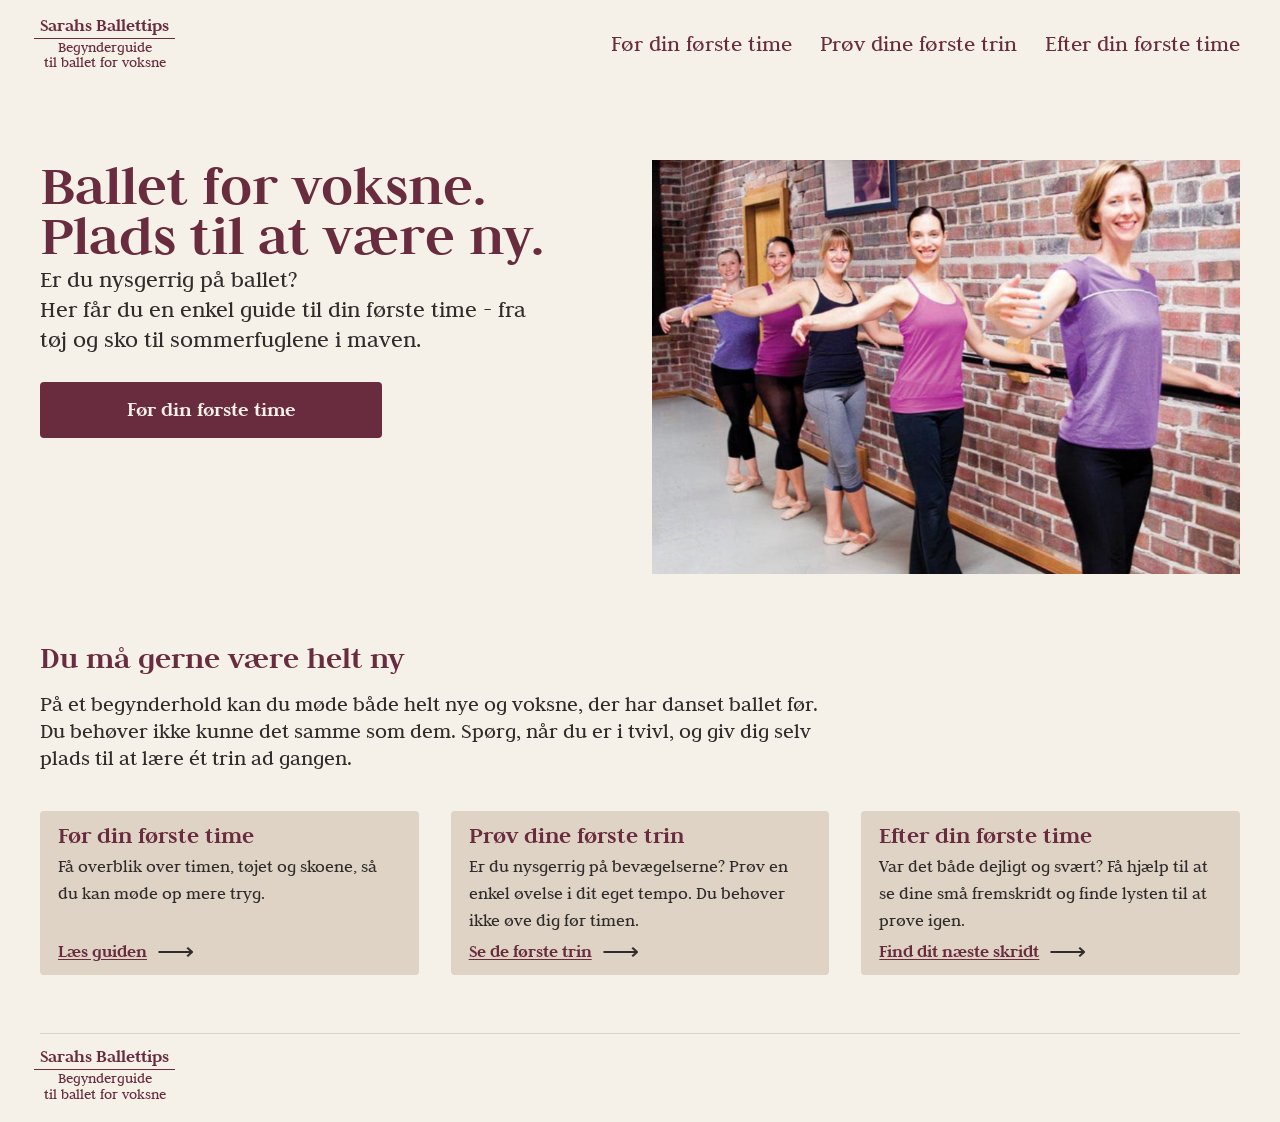
<file: index.html>
<!doctype html>
<html lang="da">
  <head>
    <meta charset="utf-8">
    <meta name="viewport" content="width=device-width, initial-scale=1">
    <meta name="description" content="En rolig begynderguide til voksne, der vil prøve ballet for første gang.">
    <title>Sarahs Ballettips – Ballet for voksne</title>
    <link rel="stylesheet" href="styles.css">
    <script src="menu.js" defer></script>
  </head>
  <body>
    <header class="site-header page-width">
      <a class="brand" href="index.html" aria-label="Sarahs Ballettips – Forside">
        <span class="brand-name">Sarahs Ballettips</span>
        <span class="brand-description">Begynderguide<br>til ballet for voksne</span>
      </a>

      <nav class="desktop-navigation" aria-label="Hovednavigation">
        <a href="before-class.html">Før din første time</a>
        <a href="first-steps.html">Prøv dine første trin</a>
        <a href="after-class.html">Efter din første time</a>
      </nav>

      <button class="menu-open" type="button" aria-controls="mobile-menu" aria-expanded="false">
        Menu
      </button>
    </header>

    <dialog class="mobile-menu" id="mobile-menu" aria-label="Mobilnavigation">
      <nav aria-label="Mobil navigation">
        <button class="menu-close" type="button">Luk ×</button>
        <ul>
          <li><a href="index.html" aria-current="page">Forside</a></li>
          <li><a href="before-class.html">Før din første time</a></li>
          <li><a href="first-steps.html">Prøv dine første trin</a></li>
          <li><a href="after-class.html">Efter din første time</a></li>
        </ul>
      </nav>
    </dialog>

    <main>
      <div class="page-width">
        <section class="hero" aria-labelledby="page-title">
          <div class="hero-copy">
            <h1 id="page-title">Ballet for voksne.<br>Plads til at være ny.</h1>
            <p class="hero-intro">Er du nysgerrig på ballet?<br>Her får du en enkel guide til din første time - fra tøj og sko til sommerfuglene i maven.</p>
            <a class="primary-link" href="before-class.html">Før din første time</a>
          </div>
          <div class="hero-media">
            <img
              class="hero-image"
              src="images/adult-ballet-class.png"
              alt="Fem voksne kvinder øver ballet ved barren og smiler."
              width="1614"
              height="1408"
            >
          </div>
        </section>

        <section class="welcome" aria-labelledby="welcome-title">
          <h2 id="welcome-title">Du må gerne være helt ny</h2>
          <p>På et begynderhold kan du møde både helt nye og voksne, der har danset ballet før. Du behøver ikke kunne det samme som dem. Spørg, når du er i tvivl, og giv dig selv plads til at lære ét trin ad gangen.</p>
        </section>

        <nav class="guide-cards" aria-label="Læs begynderguidens afsnit">
          <a class="guide-card" href="before-class.html">
            <h3>Før din første time</h3>
            <p>Få overblik over timen, tøjet og skoene, så du kan møde op mere tryg.</p>
            <span class="card-link"><span class="card-link-label">Læs guiden</span><span class="arrow" aria-hidden="true">⟶</span></span>
          </a>

          <a class="guide-card" href="first-steps.html">
            <h3>Prøv dine første trin</h3>
            <p>Er du nysgerrig på bevægelserne? Prøv en enkel øvelse i dit eget tempo. Du behøver ikke øve dig før timen.</p>
            <span class="card-link"><span class="card-link-label">Se de første trin</span><span class="arrow" aria-hidden="true">⟶</span></span>
          </a>

          <a class="guide-card" href="after-class.html">
            <h3>Efter din første time</h3>
            <p>Var det både dejligt og svært? Få hjælp til at se dine små fremskridt og finde lysten til at prøve igen.</p>
            <span class="card-link"><span class="card-link-label">Find dit næste skridt</span><span class="arrow" aria-hidden="true">⟶</span></span>
          </a>
        </nav>
      </div>
    </main>

    <footer class="site-footer page-width">
      <a class="brand" href="index.html" aria-label="Sarahs Ballettips – Forside">
        <span class="brand-name">Sarahs Ballettips</span>
        <span class="brand-description">Begynderguide<br>til ballet for voksne</span>
      </a>
    </footer>
  </body>
</html>
</file>
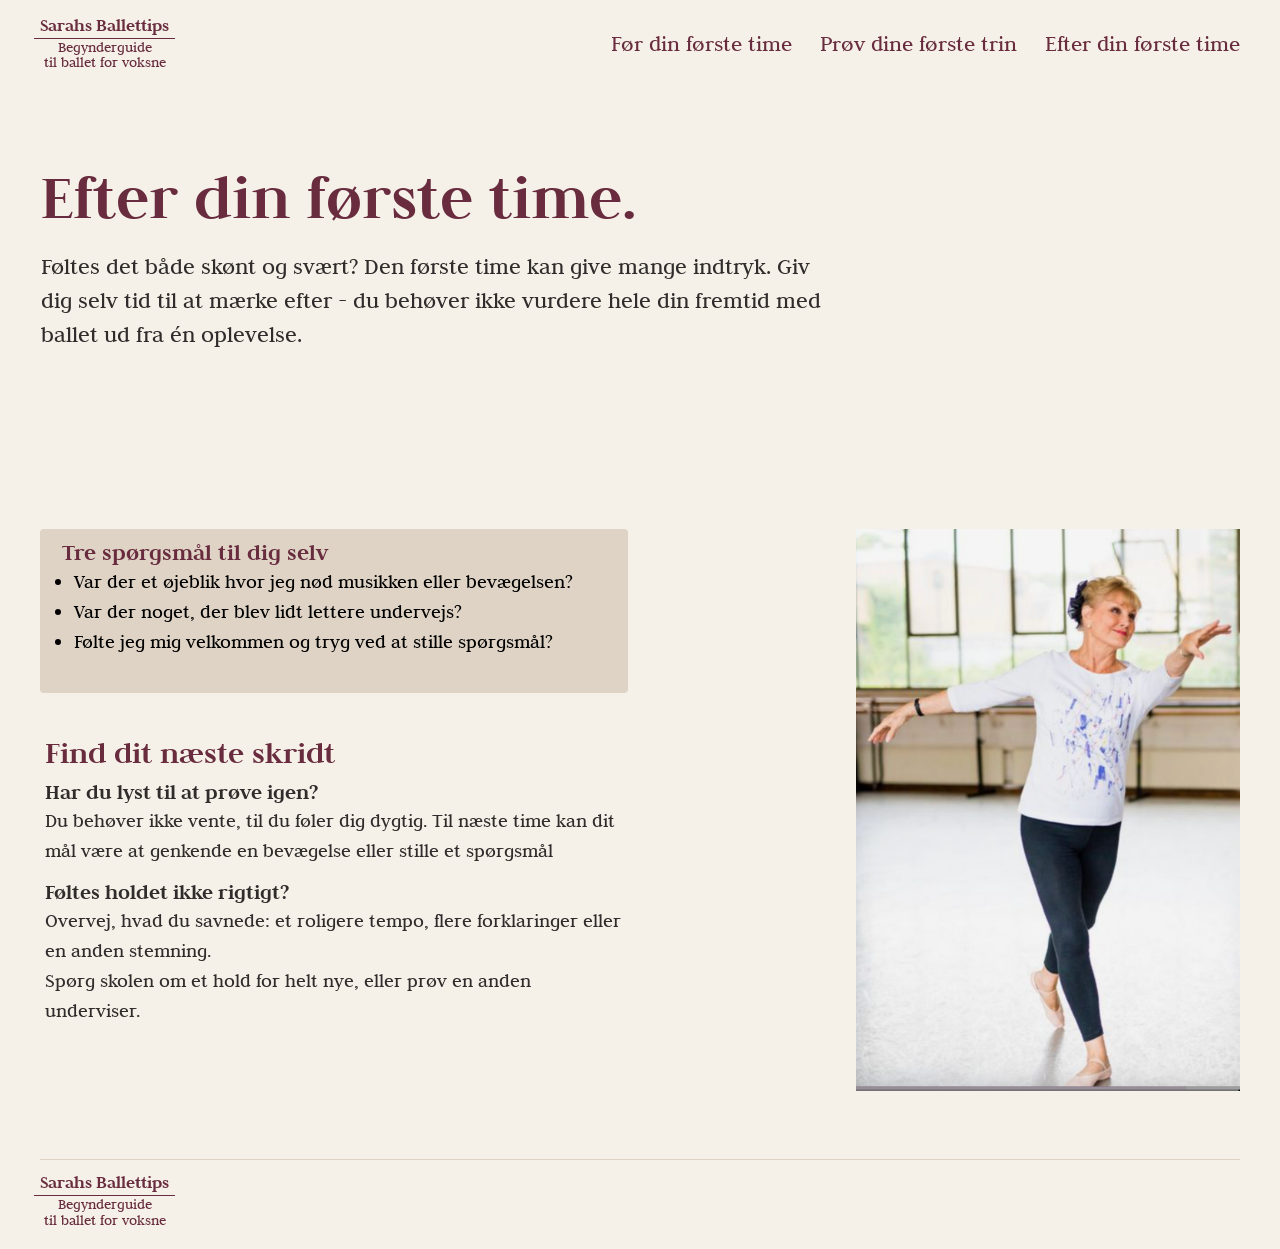
<file: after-class.html>
<!doctype html>
<html lang="da">
  <head>
    <meta charset="utf-8">
    <meta name="viewport" content="width=device-width, initial-scale=1">
    <meta name="description" content="Giv dig selv tid til at mærke efter efter din første ballettime, og find dit næste skridt.">
    <title>Efter din første time – Sarahs Ballettips</title>
    <link rel="stylesheet" href="styles.css">
    <script src="menu.js" defer></script>
  </head>
  <body>
    <header class="site-header page-width">
      <a class="brand" href="index.html" aria-label="Sarahs Ballettips – Forside">
        <span class="brand-name">Sarahs Ballettips</span>
        <span class="brand-description">Begynderguide<br>til ballet for voksne</span>
      </a>

      <nav class="desktop-navigation" aria-label="Hovednavigation">
        <a href="before-class.html">Før din første time</a>
        <a href="first-steps.html">Prøv dine første trin</a>
        <a href="after-class.html" aria-current="page">Efter din første time</a>
      </nav>

      <button class="menu-open" type="button" aria-controls="mobile-menu" aria-expanded="false">
        Menu
      </button>
    </header>

    <dialog class="mobile-menu" id="mobile-menu" aria-label="Mobilnavigation">
      <nav aria-label="Mobil navigation">
        <button class="menu-close" type="button">Luk ×</button>
        <ul>
          <li><a href="index.html">Forside</a></li>
          <li><a href="before-class.html">Før din første time</a></li>
          <li><a href="first-steps.html">Prøv dine første trin</a></li>
          <li><a href="after-class.html" aria-current="page">Efter din første time</a></li>
        </ul>
      </nav>
    </dialog>

    <main class="after-class-page">
      <div class="page-width">
        <header class="after-class-heading">
          <h1>Efter din første time.</h1>
          <p>Føltes det både skønt og svært? Den første time kan give mange indtryk. Giv dig selv tid til at mærke efter - du behøver ikke vurdere hele din fremtid med ballet ud fra én oplevelse.</p>
        </header>

        <section class="after-class-layout" aria-label="Refleksion og næste skridt">
          <div class="after-class-copy">
            <section class="reflection-card" aria-labelledby="reflection-title">
              <h2 id="reflection-title">Tre spørgsmål til dig selv</h2>
              <ul>
                <li>Var der et øjeblik hvor jeg nød musikken eller bevægelsen?</li>
                <li>Var der noget, der blev lidt lettere undervejs?</li>
                <li>Følte jeg mig velkommen og tryg ved at stille spørgsmål?</li>
              </ul>
            </section>

            <section class="next-step-section" aria-labelledby="next-step-title">
              <h2 id="next-step-title">Find dit næste skridt</h2>
              <div class="next-step-option">
                <h3>Har du lyst til at prøve igen?</h3>
                <p>Du behøver ikke vente, til du føler dig dygtig. Til næste time kan dit mål være at genkende en bevægelse eller stille et spørgsmål</p>
              </div>
              <div class="next-step-option">
                <h3>Føltes holdet ikke rigtigt?</h3>
                <p>Overvej, hvad du savnede: et roligere tempo, flere forklaringer eller en anden stemning.</p>
                <p>Spørg skolen om et hold for helt nye, eller prøv en anden underviser.</p>
              </div>
            </section>
          </div>

          <figure class="after-class-photo">
            <img
              src="images/after-class-ballet-pose.png"
              alt="En voksen kvinde øver ballet med begge arme løftede."
              width="1000"
              height="1464"
            >
          </figure>
        </section>
      </div>
    </main>

    <footer class="site-footer page-width after-class-footer">
      <a class="brand" href="index.html" aria-label="Sarahs Ballettips – Forside">
        <span class="brand-name">Sarahs Ballettips</span>
        <span class="brand-description">Begynderguide<br>til ballet for voksne</span>
      </a>
    </footer>
  </body>
</html>
</file>
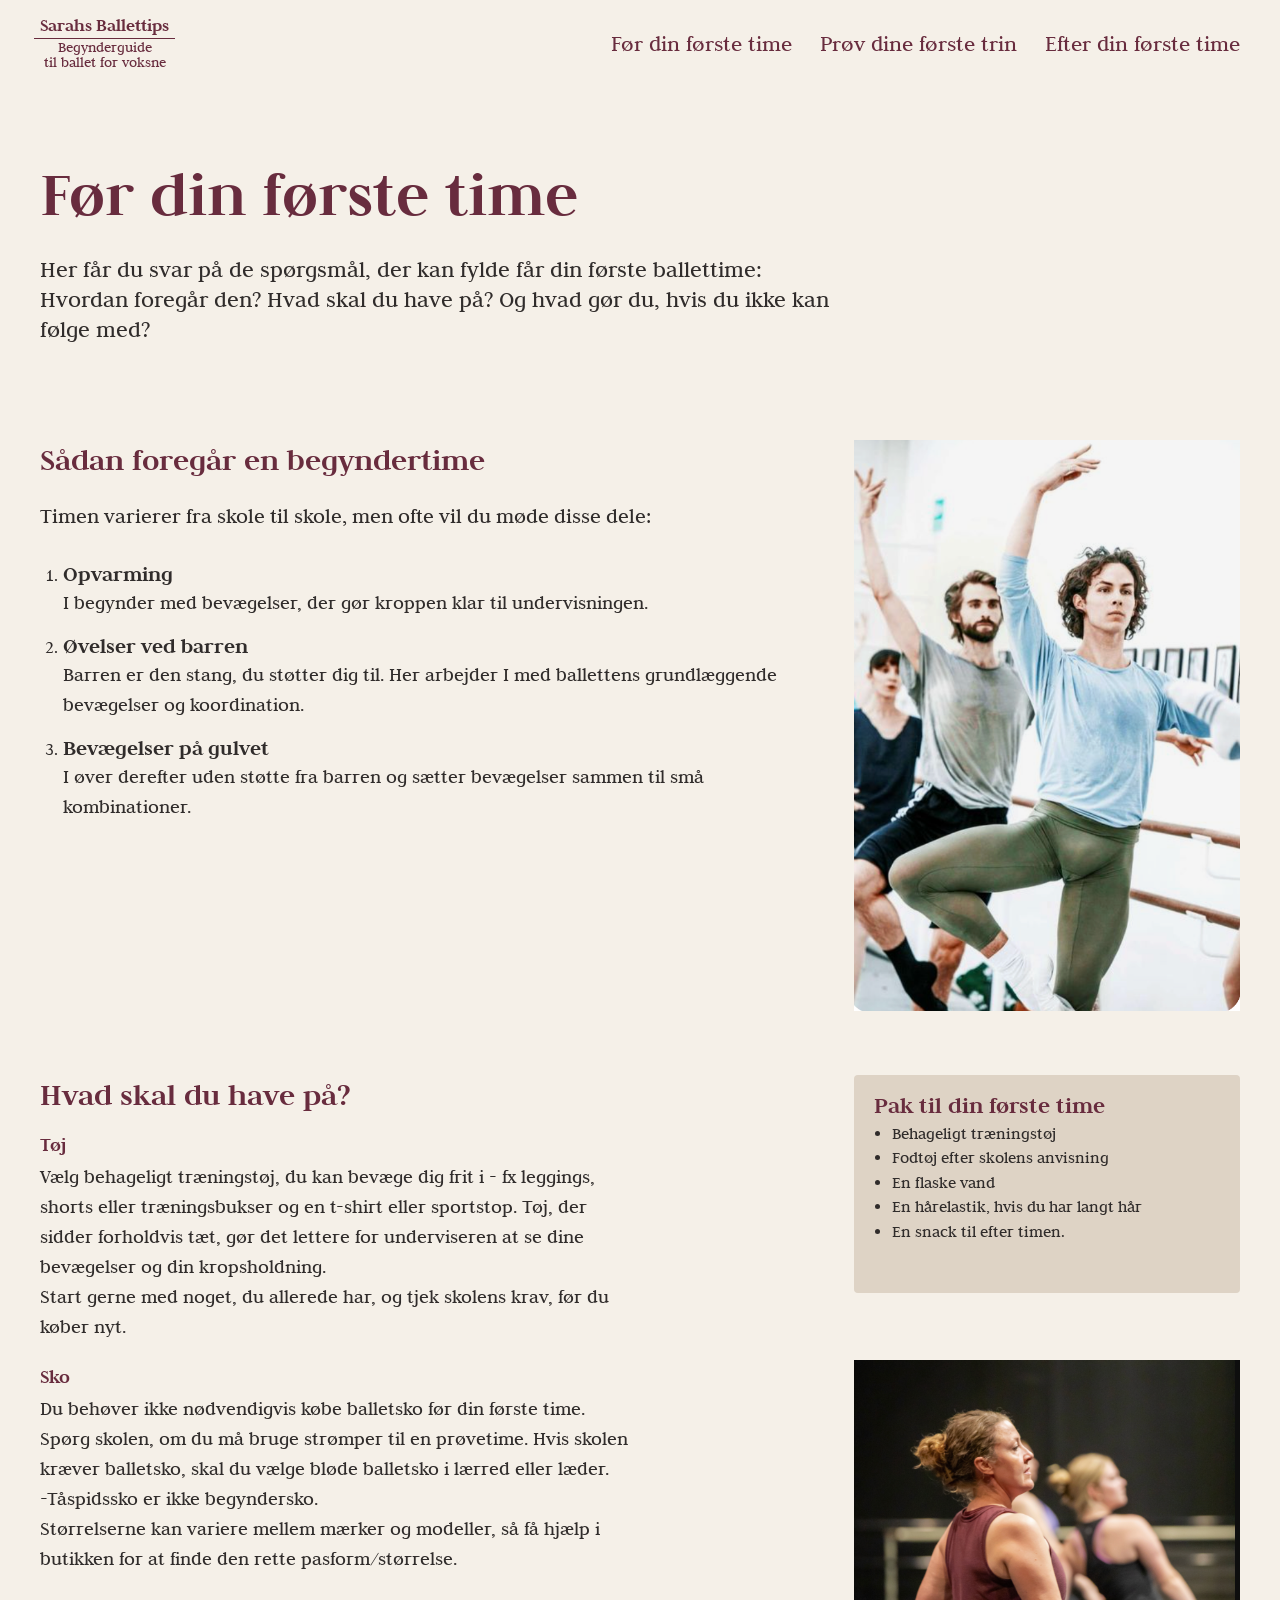
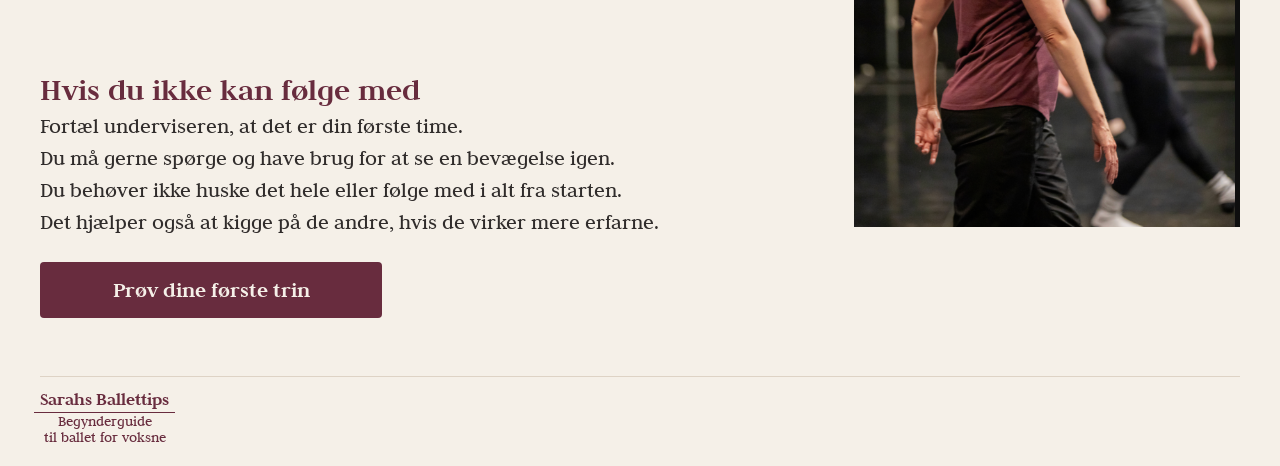
<file: before-class.html>
<!doctype html>
<html lang="da">
  <head>
    <meta charset="utf-8">
    <meta name="viewport" content="width=device-width, initial-scale=1">
    <meta name="description" content="Få overblik over din første ballettime, tøj og sko, så du kan møde op mere tryg.">
    <title>Før din første time – Sarahs Ballettips</title>
    <link rel="stylesheet" href="styles.css">
    <script src="menu.js" defer></script>
  </head>
  <body>
    <header class="site-header page-width">
      <a class="brand" href="index.html" aria-label="Sarahs Ballettips – Forside">
        <span class="brand-name">Sarahs Ballettips</span>
        <span class="brand-description">Begynderguide<br>til ballet for voksne</span>
      </a>

      <nav class="desktop-navigation" aria-label="Hovednavigation">
        <a href="before-class.html" aria-current="page">Før din første time</a>
        <a href="first-steps.html">Prøv dine første trin</a>
        <a href="after-class.html">Efter din første time</a>
      </nav>

      <button class="menu-open" type="button" aria-controls="mobile-menu" aria-expanded="false">
        Menu
      </button>
    </header>

    <dialog class="mobile-menu" id="mobile-menu" aria-label="Mobilnavigation">
      <nav aria-label="Mobil navigation">
        <button class="menu-close" type="button">Luk ×</button>
        <ul>
          <li><a href="index.html">Forside</a></li>
          <li><a href="before-class.html" aria-current="page">Før din første time</a></li>
          <li><a href="first-steps.html">Prøv dine første trin</a></li>
          <li><a href="after-class.html">Efter din første time</a></li>
        </ul>
      </nav>
    </dialog>

    <main class="before-page">
      <div class="page-width">
        <header class="before-heading">
          <h1>Før din første time</h1>
          <p>Her får du svar på de spørgsmål, der kan fylde får din første ballettime: Hvordan foregår den? Hvad skal du have på? Og hvad gør du, hvis du ikke kan følge med?</p>
        </header>

        <section class="lesson-section" aria-labelledby="lesson-title">
          <div class="lesson-copy">
            <h2 id="lesson-title">Sådan foregår en begyndertime</h2>
            <p class="lesson-intro">Timen varierer fra skole til skole, men ofte vil du møde disse dele:</p>
            <ol class="lesson-steps">
              <li>
                <h3>Opvarming</h3>
                <p>I begynder med bevægelser, der gør kroppen klar til undervisningen.</p>
              </li>
              <li>
                <h3>Øvelser ved barren</h3>
                <p>Barren er den stang, du støtter dig til. Her arbejder I med ballettens grundlæggende bevægelser og koordination.</p>
              </li>
              <li>
                <h3>Bevægelser på gulvet</h3>
                <p>I øver derefter uden støtte fra barren og sætter bevægelser sammen til små kombinationer.</p>
              </li>
            </ol>
          </div>

          <div class="lesson-photo-frame">
            <img
              class="lesson-photo"
              src="images/beginner-class-at-barre.png"
              alt="To unge mænd øver ballet ved barren iklædt afslappet træningstøj. En kvindelig underviser ser til i baggrunden."
              width="638"
              height="960"
            >
          </div>
        </section>

        <section class="details-layout" aria-label="Tøj, sko og støtte efter timen">
          <div class="details-main">
            <section class="clothing-section" aria-labelledby="clothing-title">
              <h2 id="clothing-title">Hvad skal du have på?</h2>

              <section class="clothing-detail" aria-labelledby="clothes-subtitle">
                <h3 id="clothes-subtitle">Tøj</h3>
                <p>Vælg behageligt træningstøj, du kan bevæge dig frit i - fx leggings, shorts eller træningsbukser og en t-shirt eller sportstop. Tøj, der sidder forholdvis tæt, gør det lettere for underviseren at se dine bevægelser og din kropsholdning.</p>
                <p>Start gerne med noget, du allerede har, og tjek skolens krav, før du køber nyt.</p>
              </section>

              <section class="clothing-detail" aria-labelledby="shoes-subtitle">
                <h3 id="shoes-subtitle">Sko</h3>
                <p>Du behøver ikke nødvendigvis købe balletsko før din første time.</p>
                <p>Spørg skolen, om du må bruge strømper til en prøvetime. Hvis skolen kræver balletsko, skal du vælge bløde balletsko i lærred eller læder.</p>
                <p>-Tåspidssko er ikke begyndersko.</p>
                <p>Størrelserne kan variere mellem mærker og modeller, så få hjælp i butikken for at finde den rette pasform/størrelse.</p>
              </section>
            </section>

            <section class="keep-up-section" aria-labelledby="keep-up-title">
              <h2 id="keep-up-title">Hvis du ikke kan følge med</h2>
              <p>Fortæl underviseren, at det er din første time.</p>
              <p>Du må gerne spørge og have brug for at se en bevægelse igen.</p>
              <p>Du behøver ikke huske det hele eller følge med i alt fra starten.</p>
              <p>Det hjælper også at kigge på de andre, hvis de virker mere erfarne.</p>
              <a class="primary-link next-step-link" href="first-steps.html">Prøv dine første trin</a>
            </section>
          </div>

          <aside class="details-side" aria-label="Huskeliste og balletfoto">
            <section class="packing-card" aria-labelledby="packing-title">
              <h2 id="packing-title">Pak til din første time</h2>
              <ul>
                <li>Behageligt træningstøj</li>
                <li>Fodtøj efter skolens anvisning</li>
                <li>En flaske vand</li>
                <li>En hårelastik, hvis du har langt hår</li>
                <li>En snack til efter timen.</li>
              </ul>
            </section>

            <div class="secondary-photo-frame">
              <img
                class="secondary-photo"
                src="images/women-practicing-ballet.png"
                alt="to kvinder iklædt tanktop og leggins øver ballet."
                width="1110"
                height="1392"
              >
            </div>
          </aside>
        </section>
      </div>
    </main>

    <footer class="site-footer page-width">
      <a class="brand" href="index.html" aria-label="Sarahs Ballettips – Forside">
        <span class="brand-name">Sarahs Ballettips</span>
        <span class="brand-description">Begynderguide<br>til ballet for voksne</span>
      </a>
    </footer>
  </body>
</html>
</file>
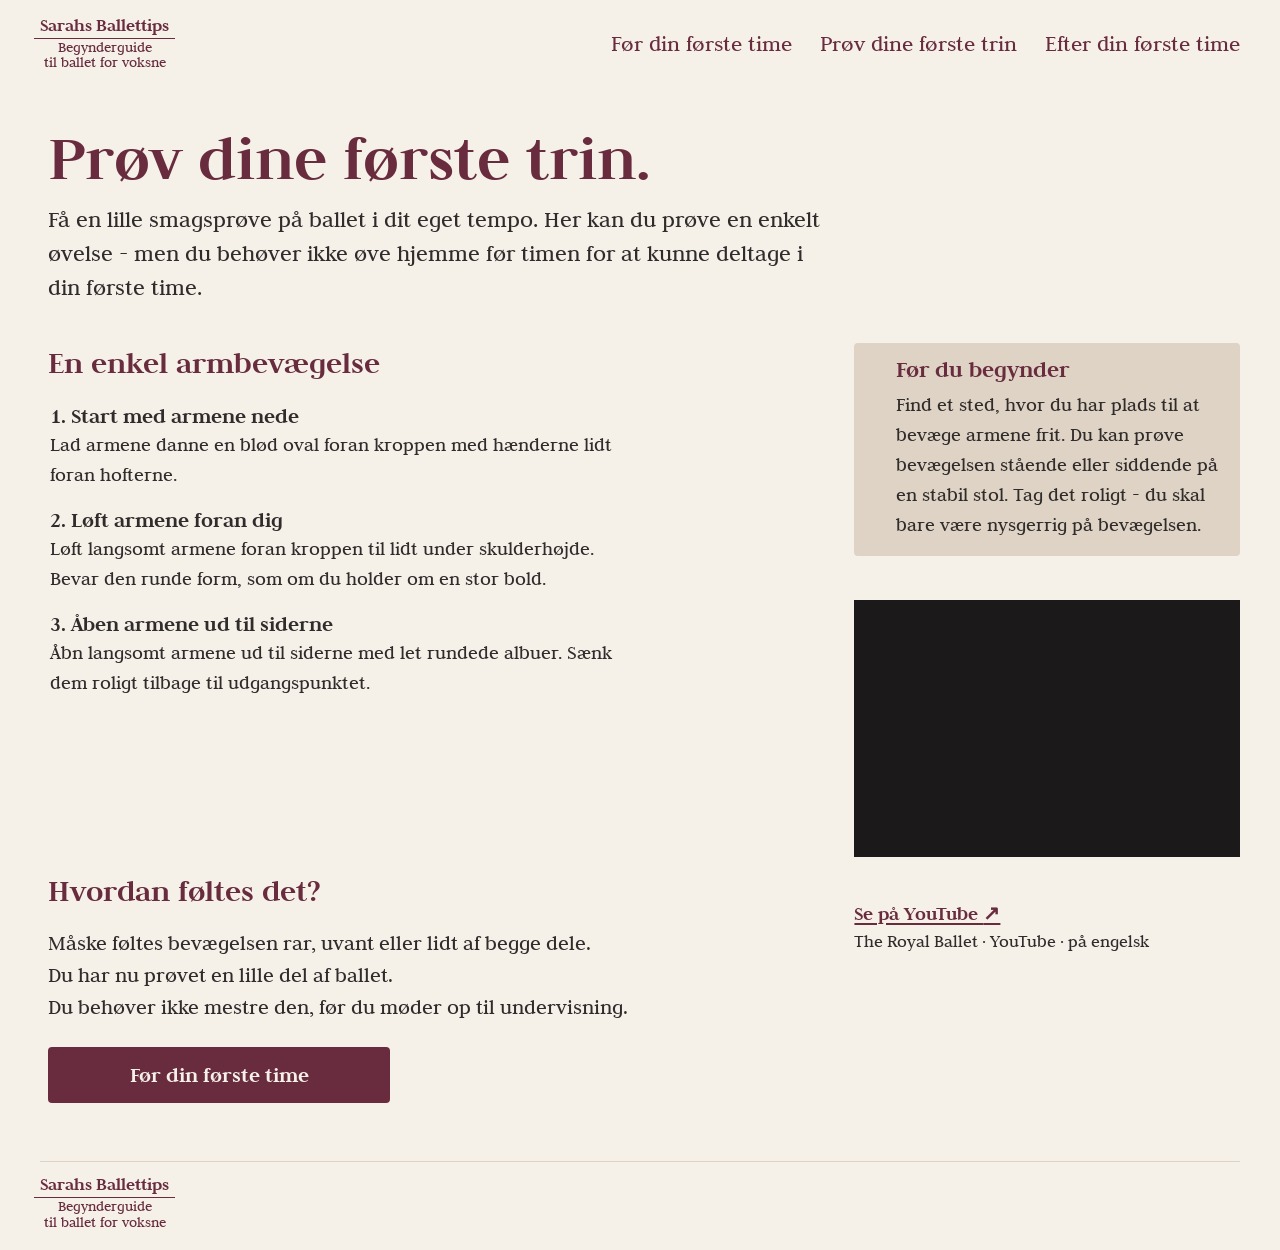
<file: first-steps.html>
<!doctype html>
<html lang="da">
  <head>
    <meta charset="utf-8">
    <meta name="viewport" content="width=device-width, initial-scale=1">
    <meta name="description" content="Prøv en enkel balletbevægelse i dit eget tempo.">
    <title>Prøv dine første trin – Sarahs Ballettips</title>
    <link rel="stylesheet" href="styles.css">
    <script src="menu.js" defer></script>
  </head>
  <body>
    <header class="site-header page-width">
      <a class="brand" href="index.html" aria-label="Sarahs Ballettips – Forside">
        <span class="brand-name">Sarahs Ballettips</span>
        <span class="brand-description">Begynderguide<br>til ballet for voksne</span>
      </a>

      <nav class="desktop-navigation" aria-label="Hovednavigation">
        <a href="before-class.html">Før din første time</a>
        <a href="first-steps.html" aria-current="page">Prøv dine første trin</a>
        <a href="after-class.html">Efter din første time</a>
      </nav>

      <button class="menu-open" type="button" aria-controls="mobile-menu" aria-expanded="false">
        Menu
      </button>
    </header>

    <dialog class="mobile-menu" id="mobile-menu" aria-label="Mobilnavigation">
      <nav aria-label="Mobil navigation">
        <button class="menu-close" type="button">Luk ×</button>
        <ul>
          <li><a href="index.html">Forside</a></li>
          <li><a href="before-class.html">Før din første time</a></li>
          <li><a href="first-steps.html" aria-current="page">Prøv dine første trin</a></li>
          <li><a href="after-class.html">Efter din første time</a></li>
        </ul>
      </nav>
    </dialog>

    <main class="first-steps-page">
      <div class="page-width">
        <header class="steps-heading">
          <h1>Prøv dine første trin.</h1>
          <p>Få en lille smagsprøve på ballet i dit eget tempo. Her kan du prøve en enkelt øvelse - men du behøver ikke øve hjemme før timen for at kunne deltage i din første time.</p>
        </header>

        <section class="steps-layout" aria-label="En enkel armbevægelse">
          <div class="steps-main">
            <section class="arm-exercise" aria-labelledby="exercise-title">
              <h2 id="exercise-title">En enkel armbevægelse</h2>
              <ol class="arm-steps">
                <li>
                  <h3><span class="step-number" aria-hidden="true">1. </span>Start med armene nede</h3>
                  <p>Lad armene danne en blød oval foran kroppen med hænderne lidt foran hofterne.</p>
                </li>
                <li>
                  <h3><span class="step-number" aria-hidden="true">2. </span>Løft armene foran dig</h3>
                  <p>Løft langsomt armene foran kroppen til lidt under skulderhøjde. Bevar den runde form, som om du holder om en stor bold.</p>
                </li>
                <li>
                  <h3><span class="step-number" aria-hidden="true">3. </span>Åben armene ud til siderne</h3>
                  <p>Åbn langsomt armene ud til siderne med let rundede albuer. Sænk dem roligt tilbage til udgangspunktet.</p>
                </li>
              </ol>
            </section>

            <section class="reflection-section" aria-labelledby="reflection-title">
              <h2 id="reflection-title">Hvordan føltes det?</h2>
              <p>Måske føltes bevægelsen rar, uvant eller lidt af begge dele.</p>
              <p>Du har nu prøvet en lille del af ballet.</p>
              <p>Du behøver ikke mestre den, før du møder op til undervisning.</p>
            </section>

            <a class="primary-link steps-primary-link" href="before-class.html">Før din første time</a>

            <a class="after-class-link" href="after-class.html">
              <span>Har du været afsted?</span>
              <span><span class="after-class-label">Efter din første time</span> <span class="after-class-arrow" aria-hidden="true">⟶</span></span>
            </a>
          </div>

          <aside class="steps-side" aria-label="Før du begynder og video">
            <section class="preparation-card" aria-labelledby="preparation-title">
              <h2 id="preparation-title">Før du begynder</h2>
              <p>Find et sted, hvor du har plads til at bevæge armene frit. Du kan prøve bevægelsen stående eller siddende på en stabil stol. Tag det roligt - du skal bare være nysgerrig på bevægelsen.</p>
            </section>

            <div class="video-frame" id="ballet-video">
              <iframe
                src="https://www.youtube-nocookie.com/embed/S5HwZJQ8NuA?rel=0"
                title="Ballettens armpositioner – The Royal Ballet (på engelsk)"
                loading="lazy"
                referrerpolicy="strict-origin-when-cross-origin"
                allow="accelerometer; autoplay; clipboard-write; encrypted-media; gyroscope; picture-in-picture; web-share"
                allowfullscreen
              ></iframe>
            </div>

            <div class="video-details">
              <a class="youtube-link" href="https://www.youtube.com/watch?v=S5HwZJQ8NuA" target="_blank" rel="noopener">
                Se på YouTube <span aria-hidden="true">↗</span>
              </a>
              <p>The Royal Ballet · YouTube · på engelsk</p>
            </div>
          </aside>
        </section>
      </div>
    </main>

    <footer class="site-footer page-width">
      <a class="brand" href="index.html" aria-label="Sarahs Ballettips – Forside">
        <span class="brand-name">Sarahs Ballettips</span>
        <span class="brand-description">Begynderguide<br>til ballet for voksne</span>
      </a>
    </footer>
  </body>
</html>
</file>
<file: styles.css>
@font-face {
  font-family: "Judson";
  src: url("fonts/judson-regular.ttf") format("truetype");
  font-style: normal;
  font-weight: 400;
  font-display: swap;
}

@font-face {
  font-family: "Judson";
  src: url("fonts/judson-bold.ttf") format("truetype");
  font-style: normal;
  font-weight: 700;
  font-display: swap;
}

:root {
  color-scheme: light;
  --cream: #f5f0e8;
  --sand: #ded3c5;
  --bordeaux: #682c3e;
  --charcoal: #302c2b;
  --page-width: 1200px;
}

* {
  box-sizing: border-box;
}

html {
  background: var(--cream);
}

body {
  margin: 0;
  background: var(--cream);
  color: var(--charcoal);
  font-family: "Judson", Georgia, serif;
  font-size: 18px;
  line-height: 1.5;
}

a {
  color: inherit;
}

a:focus-visible,
button:focus-visible {
  outline: 3px solid var(--bordeaux);
  outline-offset: 4px;
}

.page-width {
  width: min(var(--page-width), calc(100% - 48px));
  margin-inline: auto;
}

.site-header {
  min-height: 72px;
  display: flex;
  align-items: center;
  justify-content: space-between;
  gap: 24px;
  padding-block: 10px;
}

.brand {
  display: inline-flex;
  flex: 0 0 auto;
  flex-direction: column;
  align-items: center;
  color: var(--bordeaux);
  font-weight: 400;
  line-height: 1.05;
  text-align: center;
  text-decoration: none;
}

.brand-name {
  position: relative;
  display: block;
  margin-bottom: 4px;
  font-size: 18px;
  font-weight: 700;
  line-height: 1.05;
}

.brand-name::after {
  position: absolute;
  bottom: -3px;
  left: -5%;
  width: 110%;
  height: 1px;
  background: var(--bordeaux);
  content: "";
}

.brand-description {
  font-size: 15px;
  line-height: 1.05;
}

.desktop-navigation {
  display: none;
}

.desktop-navigation a,
.menu-open,
.menu-close {
  color: var(--bordeaux);
  font-family: inherit;
  text-decoration: none;
}

.menu-open {
  border: 0;
  padding: 8px 0 8px 12px;
  background: transparent;
  font-size: 20px;
  cursor: pointer;
}

.hero {
  display: flex;
  flex-direction: column;
  gap: 24px;
  padding-top: 20px;
}

.hero-copy {
  display: flex;
  flex-direction: column;
  align-items: flex-start;
}

h1,
h2,
h3,
p {
  margin-top: 0;
}

h1 {
  margin-bottom: 4px;
  color: var(--bordeaux);
  font-size: clamp(28px, 8.2vw, 44px);
  font-weight: 700;
  line-height: 1.24;
}

.hero-intro {
  margin-bottom: 22px;
  font-size: 17px;
  line-height: 1.5;
}

.primary-link {
  display: flex;
  width: 100%;
  min-height: 52px;
  align-items: center;
  justify-content: center;
  border-radius: 4px;
  background: var(--bordeaux);
  color: var(--cream);
  font-size: 19px;
  font-weight: 700;
  line-height: 1.2;
  text-align: center;
  text-decoration: none;
}

.primary-link:hover {
  background: #542333;
}

.hero-media {
  width: 100%;
  aspect-ratio: 1.425;
  overflow: hidden;
}

.hero-image {
  display: block;
  width: 100%;
  height: 100%;
  object-fit: cover;
  object-position: center 8%;
}

.welcome {
  margin-top: 24px;
}

.welcome h2 {
  margin-bottom: 0;
  color: var(--bordeaux);
  font-size: 25px;
  font-weight: 700;
  line-height: 1.25;
}

.welcome p {
  margin-bottom: 0;
  font-size: 17px;
  line-height: 1.6;
}

.guide-cards {
  display: grid;
  gap: 16px;
  margin-top: 28px;
}

.guide-card {
  display: flex;
  min-width: 0;
  flex-direction: column;
  align-items: flex-start;
  border-radius: 4px;
  padding: 10px 18px 12px;
  background: var(--sand);
  color: var(--charcoal);
  text-decoration: none;
}

.guide-card h3 {
  margin-bottom: 0;
  color: var(--bordeaux);
  font-size: 21px;
  font-weight: 700;
  line-height: 1.4;
}

.guide-card p {
  margin-bottom: 0;
  font-size: 16px;
  line-height: 1.5;
}

.card-link {
  display: inline-flex;
  align-items: center;
  gap: 10px;
  margin-top: 4px;
  color: var(--bordeaux);
  font-size: 16px;
  font-weight: 700;
  line-height: 1.5;
  text-decoration: none;
}

.card-link-label {
  text-decoration: underline;
  text-underline-offset: 2px;
}

.arrow {
  color: var(--charcoal);
  font-family: Arial, sans-serif;
  font-size: 26px;
  font-weight: 400;
  line-height: 0.8;
  text-decoration: none;
}

.guide-card:hover .card-link-label {
  text-decoration-thickness: 2px;
}

.site-footer {
  display: flex;
  min-height: 86px;
  align-items: center;
  margin-top: 28px;
  border-top: 1px solid var(--sand);
  padding-block: 14px 20px;
}

.mobile-menu {
  width: 100%;
  max-width: none;
  height: 100%;
  max-height: none;
  margin: 0;
  border: 0;
  padding: 20px 24px;
  background: var(--cream);
  color: var(--bordeaux);
  font-family: "Judson", Georgia, serif;
}

.mobile-menu::backdrop {
  background: var(--cream);
}

.mobile-menu nav {
  position: relative;
  width: min(100%, 390px);
  min-height: 320px;
  margin-inline: auto;
}

.menu-close {
  display: block;
  margin-left: auto;
  border: 0;
  padding: 4px 12px;
  background: transparent;
  font-size: 20px;
  font-weight: 700;
  cursor: pointer;
}

.mobile-menu ul {
  display: flex;
  flex-direction: column;
  gap: 22px;
  margin: 34px 0 0;
  padding: 0;
  list-style: none;
}

.mobile-menu li:nth-child(n + 3) {
  padding-left: 0;
}

.mobile-menu a {
  display: inline-block;
  color: var(--bordeaux);
  font-size: 23px;
  font-weight: 700;
  line-height: 1.25;
  text-decoration: none;
}

.mobile-menu a:hover,
.desktop-navigation a:hover {
  text-decoration: underline;
  text-underline-offset: 4px;
}

.mobile-menu a:focus-visible,
.menu-close:focus-visible {
  outline-color: var(--charcoal);
}

.mobile-menu[open] {
  display: block;
}

@media (min-width: 700px) {
  .hero {
    max-width: 760px;
    margin-inline: auto;
    padding-top: 52px;
  }

  .hero-copy {
    max-width: 590px;
  }

  .primary-link {
    width: min(342px, 100%);
  }

  .welcome {
    max-width: 792px;
    margin: 48px auto 0;
  }

  .welcome h2 {
    font-size: 29px;
  }

  .welcome p {
    font-size: 19px;
  }

  .guide-cards {
    max-width: 792px;
    margin: 32px auto 0;
  }

  .guide-card {
    padding: 12px 20px 14px;
  }
}

@media (min-width: 960px) {
  .site-header {
    min-height: 88px;
  }

  .desktop-navigation {
    display: flex;
    align-items: center;
    gap: clamp(18px, 2.2vw, 36px);
  }

  .desktop-navigation a {
    white-space: nowrap;
    font-size: clamp(19px, 1.8vw, 24px);
  }

  .menu-open {
    display: none;
  }

  .hero {
    display: grid;
    max-width: none;
    grid-template-columns: minmax(0, 1fr) minmax(0, 1fr);
    align-items: start;
    gap: 24px;
    padding-top: 72px;
  }

  .hero-copy {
    padding-top: 0;
  }

  h1 {
    font-size: clamp(44px, 4.6vw, 66px);
    line-height: 0.85;
  }

  .hero-intro {
    max-width: 500px;
    margin-top: 0;
    margin-bottom: 28px;
    font-size: 24px;
    line-height: 1.25;
  }

  .primary-link {
    min-height: 56px;
    font-size: 21px;
  }

  .hero-media {
    aspect-ratio: 1.42;
  }

  .welcome {
    max-width: 792px;
    margin: 64px 0 0;
  }

  .welcome h2 {
    margin-bottom: 12px;
    font-size: 32px;
  }

  .welcome p {
    font-size: 22px;
    line-height: 27px;
  }

  .guide-cards {
    max-width: none;
    grid-template-columns: repeat(3, minmax(0, 1fr));
    gap: 32px;
    margin-top: 40px;
  }

  .guide-card {
    min-height: 164px;
    padding: 8px 14px 10px;
  }

  .guide-card h3 {
    font-size: 24px;
  }

  .guide-card p {
    font-size: 18px;
  }

  .card-link {
    margin-top: auto;
    font-size: 18px;
  }

  .site-footer {
    margin-top: 58px;
  }
}

@media (min-width: 1200px) {
  .guide-cards {
    gap: 32px;
  }

  .guide-card {
    padding-inline: 18px;
  }
}

/* Styles for the first-time guide page. */
.before-heading {
  padding-top: 16px;
}

.before-heading h1 {
  margin-bottom: 0;
  font-size: 36px;
  line-height: 1.2;
}

.before-heading p {
  max-width: 792px;
  margin: 8px 0 0;
  font-size: 18px;
  line-height: 1.4;
}

.lesson-section {
  display: flex;
  flex-direction: column;
  gap: 18px;
  margin-top: 16px;
}

.lesson-copy h2,
.clothing-section h2,
.keep-up-section h2 {
  margin-bottom: 8px;
  color: var(--bordeaux);
  font-size: 28px;
  line-height: 1.22;
}

.lesson-intro {
  margin-bottom: 8px;
  font-size: 17px;
  line-height: 1.4;
}

.lesson-steps {
  display: flex;
  flex-direction: column;
  gap: 12px;
  margin: 0;
  padding-left: 22px;
}

.lesson-steps li {
  padding-left: 1px;
}

.lesson-steps h3,
.clothing-detail h3 {
  margin: 0;
  color: var(--charcoal);
  font-size: 18px;
  font-weight: 700;
  line-height: 1.35;
}

.lesson-steps p,
.clothing-detail p,
.keep-up-section p {
  margin: 0;
  font-size: 17px;
  line-height: 1.45;
}

.lesson-photo {
  display: block;
  width: 100%;
  height: 100%;
  object-fit: cover;
  object-position: center;
}

.lesson-photo-frame {
  width: 100%;
  aspect-ratio: 0.675;
  overflow: hidden;
}

.details-layout {
  display: flex;
  flex-direction: column;
  gap: 18px;
  margin-top: 36px;
}

.details-main {
  display: contents;
}

.details-side {
  display: contents;
}

.clothing-section {
  order: 1;
}

.clothing-section h2 {
  margin-bottom: 5px;
}

.clothing-detail + .clothing-detail {
  margin-top: 10px;
}

.clothing-detail h3 {
  color: var(--bordeaux);
  font-size: 17px;
}

.clothing-detail p + p {
  margin-top: 0;
}

.keep-up-section p + p {
  margin-top: 0;
}

.packing-card {
  order: 2;
  border-radius: 4px;
  padding: 10px 18px 14px;
  background: var(--sand);
}

.packing-card h2 {
  margin: 0;
  color: var(--bordeaux);
  font-size: 21px;
  line-height: 1.35;
}

.packing-card ul {
  margin: 0;
  padding-left: 18px;
  font-size: 16px;
  line-height: 1.45;
}

.keep-up-section {
  order: 3;
}

.keep-up-section h2 {
  margin-bottom: 3px;
}

.next-step-link {
  margin-top: 16px;
  font-size: 18px;
}

.secondary-photo {
  display: none;
}

.secondary-photo-frame {
  display: none;
}

/* Styles for the first-steps guide page. */
.steps-heading {
  padding: 8px 3px 0;
}

.steps-heading h1 {
  margin-bottom: 0;
  font-size: 36px;
  line-height: 42px;
}

.steps-heading p {
  margin: 19px 0 0 1px;
  font-size: 18px;
  line-height: 27px;
}

.steps-layout {
  display: flex;
  flex-direction: column;
  margin-top: 24px;
}

.steps-main,
.steps-side {
  display: contents;
}

.preparation-card {
  order: 1;
  margin-inline: -2px;
  border-radius: 4px;
  padding: 11px 20px 14px;
  background: var(--sand);
}

.preparation-card h2 {
  margin: 0 0 6px;
  color: var(--bordeaux);
  font-size: 24px;
  line-height: 30px;
}

.preparation-card p {
  margin: 0;
  font-size: 18px;
  line-height: 27px;
}

.arm-exercise {
  order: 2;
  margin-top: 28px;
}

.arm-exercise h2,
.reflection-section h2 {
  margin: 0 0 12px;
  color: var(--bordeaux);
  font-size: 28px;
  line-height: 34px;
}

.arm-steps {
  display: flex;
  flex-direction: column;
  gap: 16px;
  margin: 0;
  padding: 0 0 0 2px;
  list-style: none;
}

.arm-steps li {
  min-width: 0;
}

.arm-steps h3 {
  margin: 0;
  color: var(--charcoal);
  font-size: 20px;
  font-weight: 700;
  line-height: 27px;
}

.arm-steps p,
.reflection-section p {
  margin: 0;
  font-size: 18px;
  line-height: 27px;
}

.video-frame {
  order: 3;
  display: none;
  position: relative;
  width: 100%;
  aspect-ratio: 3 / 2;
  margin-top: 26px;
  overflow: hidden;
  background: #1b1919;
}

.video-frame iframe {
  display: block;
  width: 100%;
  height: 100%;
}

.video-frame iframe {
  border: 0;
}

.video-details {
  order: 4;
  margin-top: 18px;
}

.youtube-link {
  color: var(--bordeaux);
  font-size: 18px;
  font-weight: 700;
  line-height: 27px;
  text-underline-offset: 3px;
}

.video-details p {
  margin: 6px 0 0;
  font-size: 16px;
  line-height: 27px;
}

.reflection-section {
  order: 5;
  margin-top: 21px;
}

.reflection-section h2 {
  margin-bottom: 16px;
}

.steps-primary-link {
  order: 6;
  margin-top: 18px;
}

.after-class-link {
  order: 7;
  display: flex;
  flex-direction: column;
  align-items: center;
  margin-top: 18px;
  color: var(--bordeaux);
  font-size: 16px;
  font-weight: 700;
  line-height: 21px;
  text-align: center;
  text-underline-offset: 2px;
}

.after-class-link > span:last-child {
  text-decoration: none;
}

.after-class-label {
  text-decoration: underline;
}

.after-class-arrow {
  display: inline-block;
  margin-left: 8px;
  color: var(--charcoal);
  font-family: Arial, sans-serif;
  font-size: 24px;
  font-weight: 400;
  line-height: 0.8;
  text-decoration: none;
  vertical-align: middle;
}

@media (min-width: 700px) {
  .steps-heading {
    padding-top: 28px;
  }

  .steps-heading p {
    font-size: 20px;
  }

  .preparation-card {
    width: 100%;
    max-width: 480px;
    align-self: center;
  }

  .video-frame {
    display: block;
  }

  .steps-side .video-frame {
    max-width: 480px;
    align-self: center;
  }
}

@media (min-width: 960px) {
  .steps-heading {
    padding: 34px 0 0 8px;
  }

  .steps-heading h1 {
    font-size: 66px;
    line-height: 72px;
  }

  .steps-heading p {
    max-width: 792px;
    margin: 8px 0 0;
    font-size: 24px;
    line-height: 34px;
  }

  .steps-layout {
    display: grid;
    grid-template-columns: minmax(0, 2.05fr) minmax(0, 1fr);
    align-items: start;
    column-gap: 24px;
    margin-top: 39px;
  }

  .steps-main,
  .steps-side {
    display: flex;
    min-width: 0;
    flex-direction: column;
  }

  .steps-main {
    grid-column: 1;
    grid-row: 1;
    padding-left: 8px;
  }

  .steps-side {
    grid-column: 2;
    grid-row: 1;
  }

  .preparation-card {
    width: 100%;
    max-width: none;
    min-height: 213px;
    align-self: auto;
    margin: 0;
    padding: 11px 0 14px 42px;
  }

  .preparation-card h2 {
    font-size: 24px;
  }

  .preparation-card p {
    font-size: 20px;
    line-height: 30px;
  }

  .arm-exercise {
    margin-top: 0;
  }

  .arm-exercise h2 {
    margin-bottom: 19px;
    font-size: 32px;
    line-height: 40px;
  }

  .arm-steps {
    gap: 16px;
    max-width: 585px;
    padding: 0 0 27px 2px;
  }

  .arm-steps h3 {
    font-size: 22px;
    line-height: 28px;
  }

  .arm-steps p {
    font-size: 20px;
    line-height: 30px;
  }

  .steps-side .video-frame {
    width: 100%;
    max-width: none;
    align-self: auto;
    margin-top: 44px;
  }

  .video-details {
    margin-top: 43px;
  }

  .video-details p {
    margin-top: 0;
  }

  .youtube-link {
    font-size: 20px;
  }

  .video-details p {
    font-size: 18px;
  }

  .reflection-section {
    margin-top: 149px;
  }

  .reflection-section h2 {
    margin-bottom: 19px;
    font-size: 32px;
    line-height: 34px;
  }

  .reflection-section p {
    max-width: 792px;
    font-size: 22px;
    line-height: 32px;
  }

  .steps-primary-link {
    width: 342px;
    margin-top: 24px;
    font-size: 22px;
  }

  .after-class-link {
    display: none;
  }
}

@media (min-width: 700px) {
  .before-heading {
    padding-top: 28px;
  }

  .before-heading p {
    font-size: 20px;
  }

  .lesson-section {
    margin-top: 28px;
  }

  .lesson-photo-frame {
    max-width: 480px;
    align-self: center;
  }

  .lesson-copy h2,
  .clothing-section h2,
  .keep-up-section h2 {
    font-size: 32px;
  }

  .lesson-intro,
  .lesson-steps p,
  .clothing-detail p,
  .keep-up-section p {
    font-size: 19px;
  }

  .lesson-steps h3,
  .clothing-detail h3 {
    font-size: 19px;
  }
}

@media (min-width: 960px) {
  .before-heading {
    padding-top: 70px;
  }

  .before-heading h1 {
    font-size: 66px;
    line-height: 1.09;
  }

  .before-heading p {
    margin-top: 24px;
    font-size: 24px;
    line-height: 1.25;
  }

  .lesson-section {
    display: grid;
    grid-template-columns: minmax(0, 2.05fr) minmax(0, 1fr);
    align-items: start;
    gap: 24px;
    margin-top: 96px;
  }

  .lesson-copy h2,
  .clothing-section h2,
  .keep-up-section h2 {
    font-size: 32px;
  }

  .lesson-copy h2 {
    margin-bottom: 16px;
    line-height: 40px;
  }

  .lesson-intro {
    margin-bottom: 24px;
    font-size: 22px;
    line-height: 40px;
  }

  .lesson-steps {
    gap: 14px;
  }

  .lesson-steps h3 {
    font-size: 22px;
    line-height: 28px;
  }

  .clothing-detail h3 {
    font-size: 20px;
  }

  .lesson-steps p,
  .clothing-detail p,
  .keep-up-section p {
    font-size: 20px;
    line-height: 30px;
  }

  .details-layout {
    display: grid;
    grid-template-columns: minmax(0, 2.05fr) minmax(0, 1fr);
    align-items: start;
    column-gap: 24px;
    margin-top: 64px;
  }

  .details-main {
    display: flex;
    flex-direction: column;
    gap: 24px;
  }

  .clothing-section {
    order: initial;
    max-width: 590px;
  }

  .clothing-section h2 {
    margin-bottom: 14px;
  }

  .clothing-detail + .clothing-detail {
    margin-top: 18px;
  }

  .clothing-detail h3 {
    color: var(--bordeaux);
    font-size: 20px;
    line-height: 34px;
  }

  .clothing-section .clothing-detail:last-child {
    min-height: 286px;
  }

  .packing-card {
    grid-column: 2;
    grid-row: 1;
    order: initial;
    min-height: 218px;
    padding: 14px 20px;
  }

  .packing-card h2 {
    font-size: 24px;
  }

  .packing-card ul {
    font-size: 17px;
    line-height: 1.45;
  }

  .keep-up-section {
    order: initial;
  }

  .keep-up-section h2 {
    margin-bottom: 0;
    line-height: 40px;
  }

  .next-step-link {
    width: 342px;
    margin-top: 24px;
    font-size: 22px;
  }

  .keep-up-section p {
    font-size: 22px;
    line-height: 32px;
  }

  .secondary-photo-frame {
    display: block;
    grid-column: 2;
    grid-row: 1;
    width: 100%;
    aspect-ratio: 0.826;
    overflow: hidden;
    margin-top: 285px;
  }

.secondary-photo {
    display: block;
    width: 100%;
    height: auto;
    height: 100%;
    object-fit: cover;
    object-position: center;
  }
}

/* Styles for the after-class guide page. */
.after-class-heading {
  padding: 8px 3px 0;
}

.after-class-heading h1 {
  margin-bottom: 0;
  font-size: 36px;
  line-height: 42px;
}

.after-class-heading p {
  margin: 7px 0 0 1px;
  font-size: 18px;
  line-height: 27px;
}

.after-class-layout {
  display: flex;
  flex-direction: column;
  gap: 28px;
  margin-top: 44px;
}

.after-class-copy {
  display: contents;
}

.reflection-card {
  order: 1;
  border-radius: 4px;
  padding: 8px 14px 15px;
  background: var(--sand);
}

.reflection-card h2 {
  margin: 0;
  color: var(--bordeaux);
  font-size: 24px;
  line-height: 30px;
}

.reflection-card ul {
  margin: 0;
  padding-left: 22px;
  color: #000;
  font-size: 18px;
  line-height: 27px;
}

.next-step-section {
  order: 2;
}

.next-step-section h2 {
  margin: 0 0 6px;
  color: var(--bordeaux);
  font-size: 28px;
  line-height: 34px;
}

.next-step-option h3 {
  margin: 0;
  color: var(--charcoal);
  font-size: 20px;
  line-height: 27px;
}

.next-step-option p {
  margin: 0;
  font-size: 18px;
  line-height: 27px;
}

.next-step-option + .next-step-option {
  margin-top: 14px;
}

.next-step-option:first-of-type {
  padding-bottom: 33px;
}

.after-class-photo {
  order: 3;
  width: 100%;
  margin: 1px 0 0;
  overflow: hidden;
}

.after-class-photo img {
  display: block;
  width: 100%;
  height: auto;
}

.after-class-footer {
  margin-top: 26px;
}

@media (min-width: 700px) {
  .after-class-heading {
    padding-top: 28px;
  }

  .after-class-heading p {
    font-size: 20px;
    line-height: 30px;
  }

  .after-class-layout {
    gap: 24px;
  }

  .after-class-photo {
    width: min(100%, 480px);
    align-self: center;
  }
}

@media (min-width: 960px) {
  .after-class-heading {
    padding: 73px 0 0;
  }

  .after-class-heading h1 {
    font-size: 66px;
    line-height: 72px;
  }

  .after-class-heading p {
    max-width: 792px;
    margin-top: 16px;
    font-size: 24px;
    line-height: 34px;
  }

  .after-class-layout {
    display: grid;
    grid-template-columns: minmax(0, 588px) minmax(0, 384px);
    align-items: start;
    justify-content: space-between;
    gap: 24px;
    margin-top: 178px;
  }

  .after-class-copy {
    display: flex;
    min-width: 0;
    flex-direction: column;
  }

  .reflection-card {
    min-height: 164px;
    padding: 8px 12px 12px;
  }

  .reflection-card h2 {
    margin-left: 10px;
  }

  .reflection-card ul {
    font-size: 20px;
    line-height: 30px;
  }

  .next-step-section {
    margin-top: 40px;
    padding-inline: 5px;
  }

  .next-step-section h2 {
    margin-bottom: 5px;
    font-size: 32px;
    line-height: 40px;
  }

  .next-step-option h3 {
    font-size: 22px;
    line-height: 28px;
  }

  .next-step-option p {
    font-size: 20px;
    line-height: 30px;
  }

  .next-step-option + .next-step-option {
    margin-top: 12px;
  }

  .next-step-option:first-of-type {
    padding-bottom: 0;
  }

  .after-class-photo {
    width: 100%;
    align-self: start;
    margin-top: 0;
  }

  .after-class-footer {
    margin-top: 68px;
  }
}
</file>
